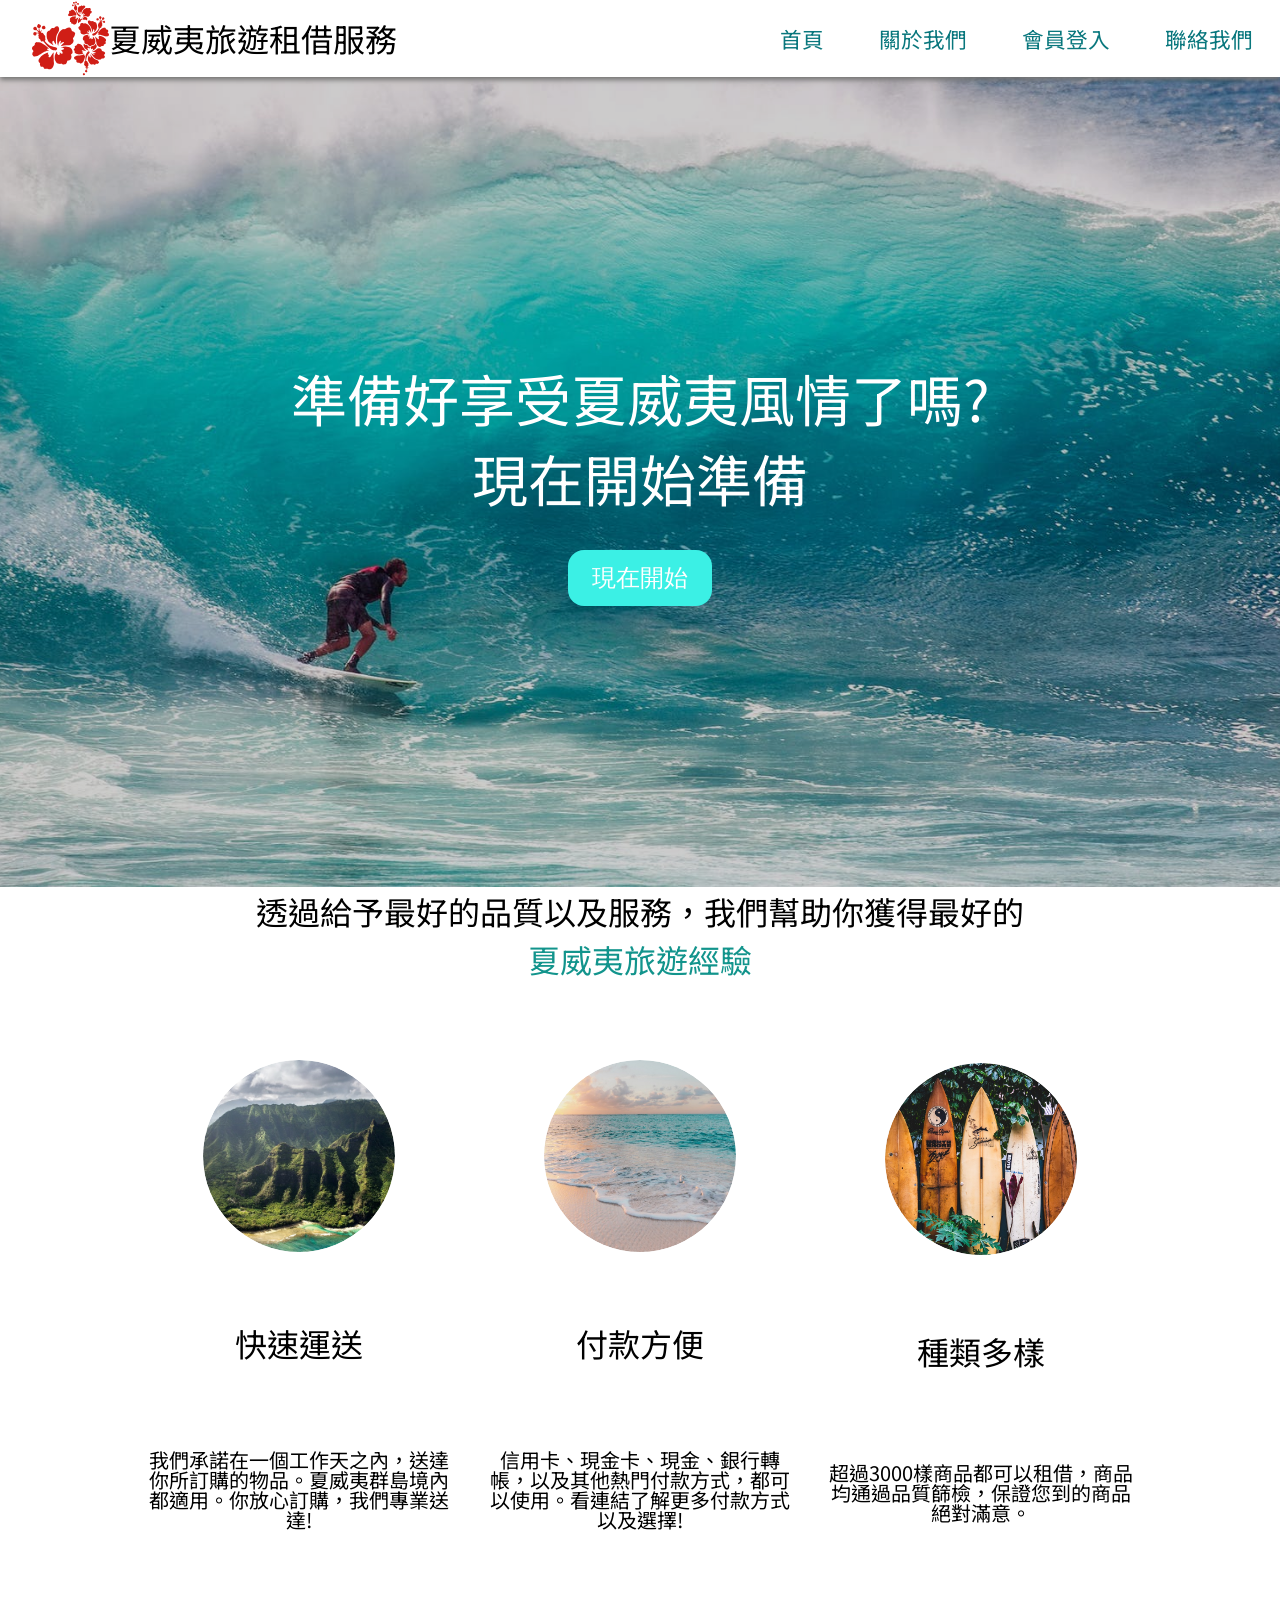
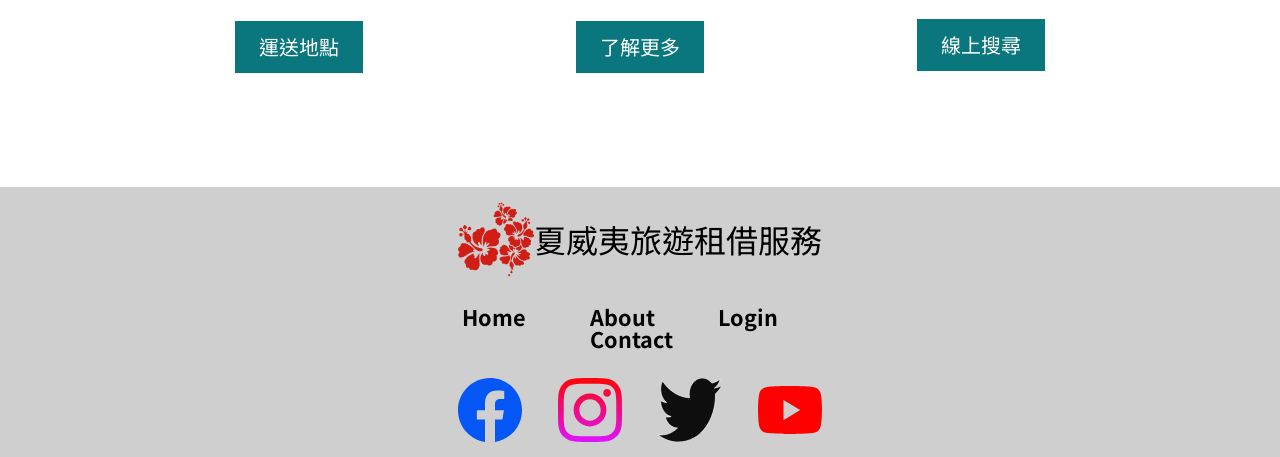
<file: index.html>
<!DOCTYPE html>
<html lang="zh">
<head>
    <meta charset="UTF-8">
    <meta name="viewport" content="width=device-width, initial-scale=1.0">
    <title>夏威夷旅遊租借服務 | 夏威夷最方便快速的旅遊出租服務網站</title>
    <link rel="stylesheet" href="./styles/style.css">

    <link rel="preconnect" href="https://fonts.googleapis.com">
    <link rel="preconnect" href="https://fonts.gstatic.com" crossorigin>
    <link href="https://fonts.googleapis.com/css2?family=Noto+Sans+TC:wght@100..900&display=swap" rel="stylesheet">
</head>
<body>
   <div id="content">
        <header>
            <div class="logo">
                <img src="./Icons/black logo.svg" alt="Logo">
                <h1>夏威夷旅遊租借服務</h1>
            </div>

            <nav>
                <ul>
                    <li><a href="#">首頁</a></li>
                    <li><a href="#">關於我們</a></li>
                    <li><a href="#">會員登入</a></li>
                    <li><a href="#">聯絡我們</a></li>
                </ul>
            </nav>
        </header>
        
        <main>
            <section class="backImage">
                <div class="filter"></div>
                <h3>
                    準備好享受夏威夷風情了嗎?<br>
                    現在開始準備
                </h3>
                <button class="start">現在開始</button>
            </section>

            <section class="second">
                <h2>
                    透過給予最好的品質以及服務，我們幫助你獲得最好的 <br>
                    <span style="color: #12948c">夏威夷旅遊經驗</span>
                </h2>

                <section class="cards">
                    <div class="card">
                        <div class="image-container">
                            <img src="./Pictures/braden-jarvis-prSogOoFmkw-unsplash.jpg">
                        </div>                        
                        <h4>快速運送</h4>
                        <p>
                            我們承諾在一個工作天之內，送達你所訂購的物品。夏威夷群島境內都適用。你放心訂購，我們專業送達!
                        </p>
                        <a href="#">運送地點</a>
                    </div>
                    <div class="card">
                        <div class="image-container">
                            <img src="./Pictures/sean-o-KMn4VEeEPR8-unsplash.jpg">
                        </div>                        
                        <h4>付款方便</h4>
                        <p>
                            信用卡、現金卡、現金、銀行轉帳，以及其他熱門付款方式，都可以使用。看連結了解更多付款方式以及選擇!
                        </p>
                        <a href="#">了解更多</a>
                    </div>
                    <div class="card">
                        <div class="image-container">
                            <img src="./Pictures/tatonomusic-FFCgotROOTY-unsplash.jpg">
                        </div>                        
                        <h4>種類多樣</h4>
                        <p>
                            超過3000樣商品都可以租借，商品均通過品質篩檢，保證您到的商品絕對滿意。
                        </p>
                        <a href="#">線上搜尋</a>
                    </div>
                </section>
            </section>
        </main>

        <footer>
            <div class="logo">
                <img src="./Icons/black logo.svg" alt="Logo">
                <h1>夏威夷旅遊租借服務</h1>
            </div>

            <nav>
                <ul>
                    <li><a href="#">Home</a></li>
                    <li><a href="#">About</a></li>
                    <li><a href="#">Login</a></li>
                    <li><a href="#">Contact</a></li>
                </ul>
            </nav>

            <section class="links">
                <a href="#"><img src="./Icons/facebook.svg" alt="Facebook"></a>
                <a href="#"><img src="./Icons/instagram.svg" alt="Instagram"></a>
                <a href="#"><img src="./Icons/twitter.svg" alt="Twitter"></a>
                <a href="#"><img src="./Icons/youtube.svg" alt="Youtube"></a>
            </section>
        </footer>
   </div>   
</body>
</html>
</file>
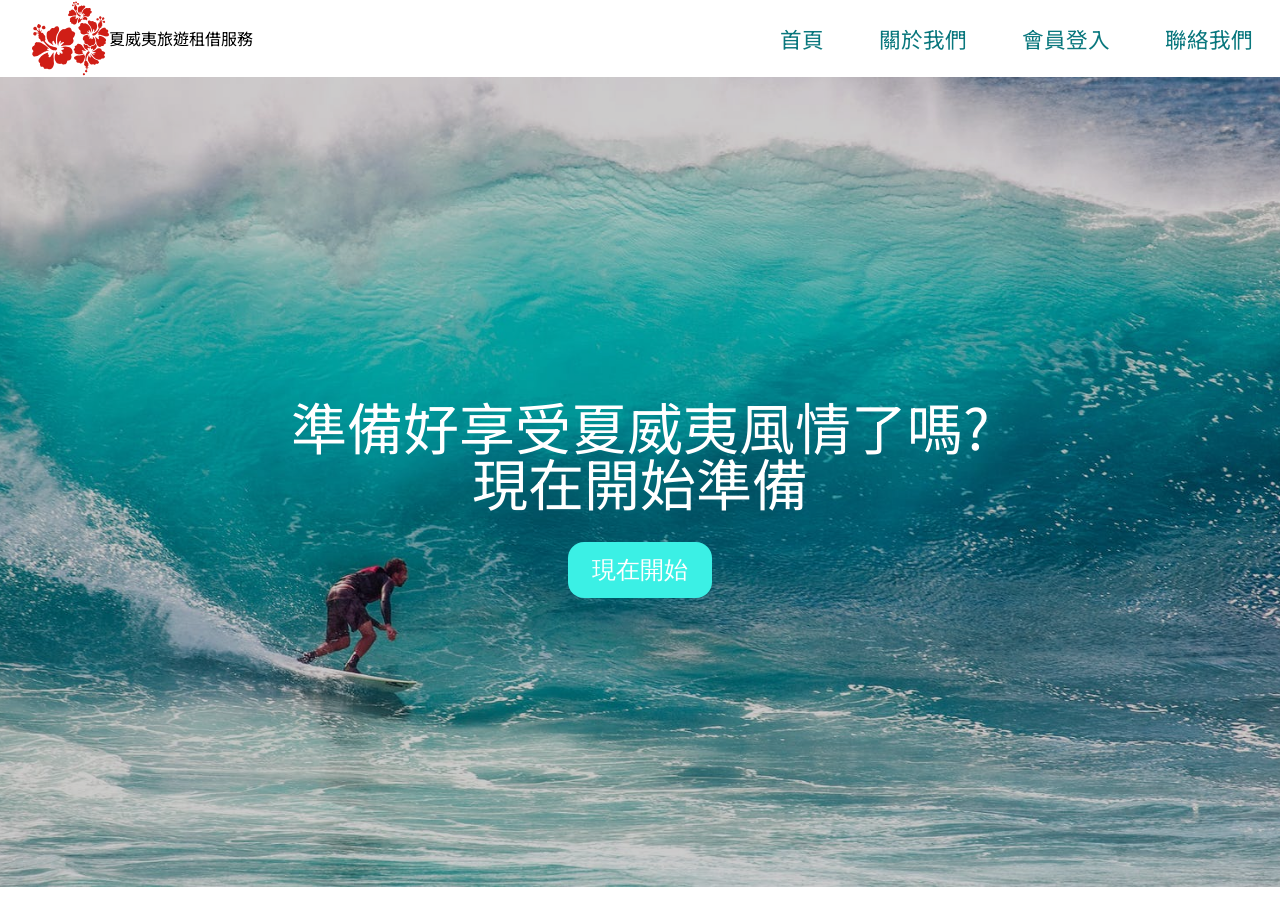
<file: index - 20240409.html>
<!DOCTYPE html>
<html lang="zh">
    <head>
        <meta charset="UTF-8">
        <meta name="viewport" content="width=device-width, initial-scale=1.0">
        <title>夏威夷旅遊租借服務 | 夏威夷最方便快速的旅遊出租服務網站</title>
        <meta name="description" content="我們提供夏威夷旅遊租借服務，例如: 衝浪板 車子 帳篷等等。">
        <meta name="robots" content="index, follow">
        <!--Google font setting-->
        <link rel="preconnect" href="https://fonts.gstatic.com">
        <link href="https://fonts.googleapis.com/css2?family=Noto+Sans+TC&display=swap" rel="stylesheet">
        <link rel="stylesheet" href="./styles/style- 20240409.css">
      </head>
<body>
    <!--header-->
    <header>
        <div class="logo">
          <img src="./Icons/black logo.svg" alt="Logo" />
          <h1>夏威夷旅遊租借服務</h1>
        </div>
  
        <nav>
          <ul>
            <li><a href="#">首頁</a></li>
            <li><a href="#">關於我們</a></li>
            <li><a href="#">會員登入</a></li>
            <li><a href="#">聯絡我們</a></li>
          </ul>
        </nav>
    </header>

    <main>        
        <section class="backImage">
            <div class="filter"></div>
            <h3>
                準備好享受夏威夷風情了嗎?<br/>
                現在開始準備
            </h3>
            <button class="start">現在開始</button>
        </section>
        
    </main>
</body>
</html>
</file>
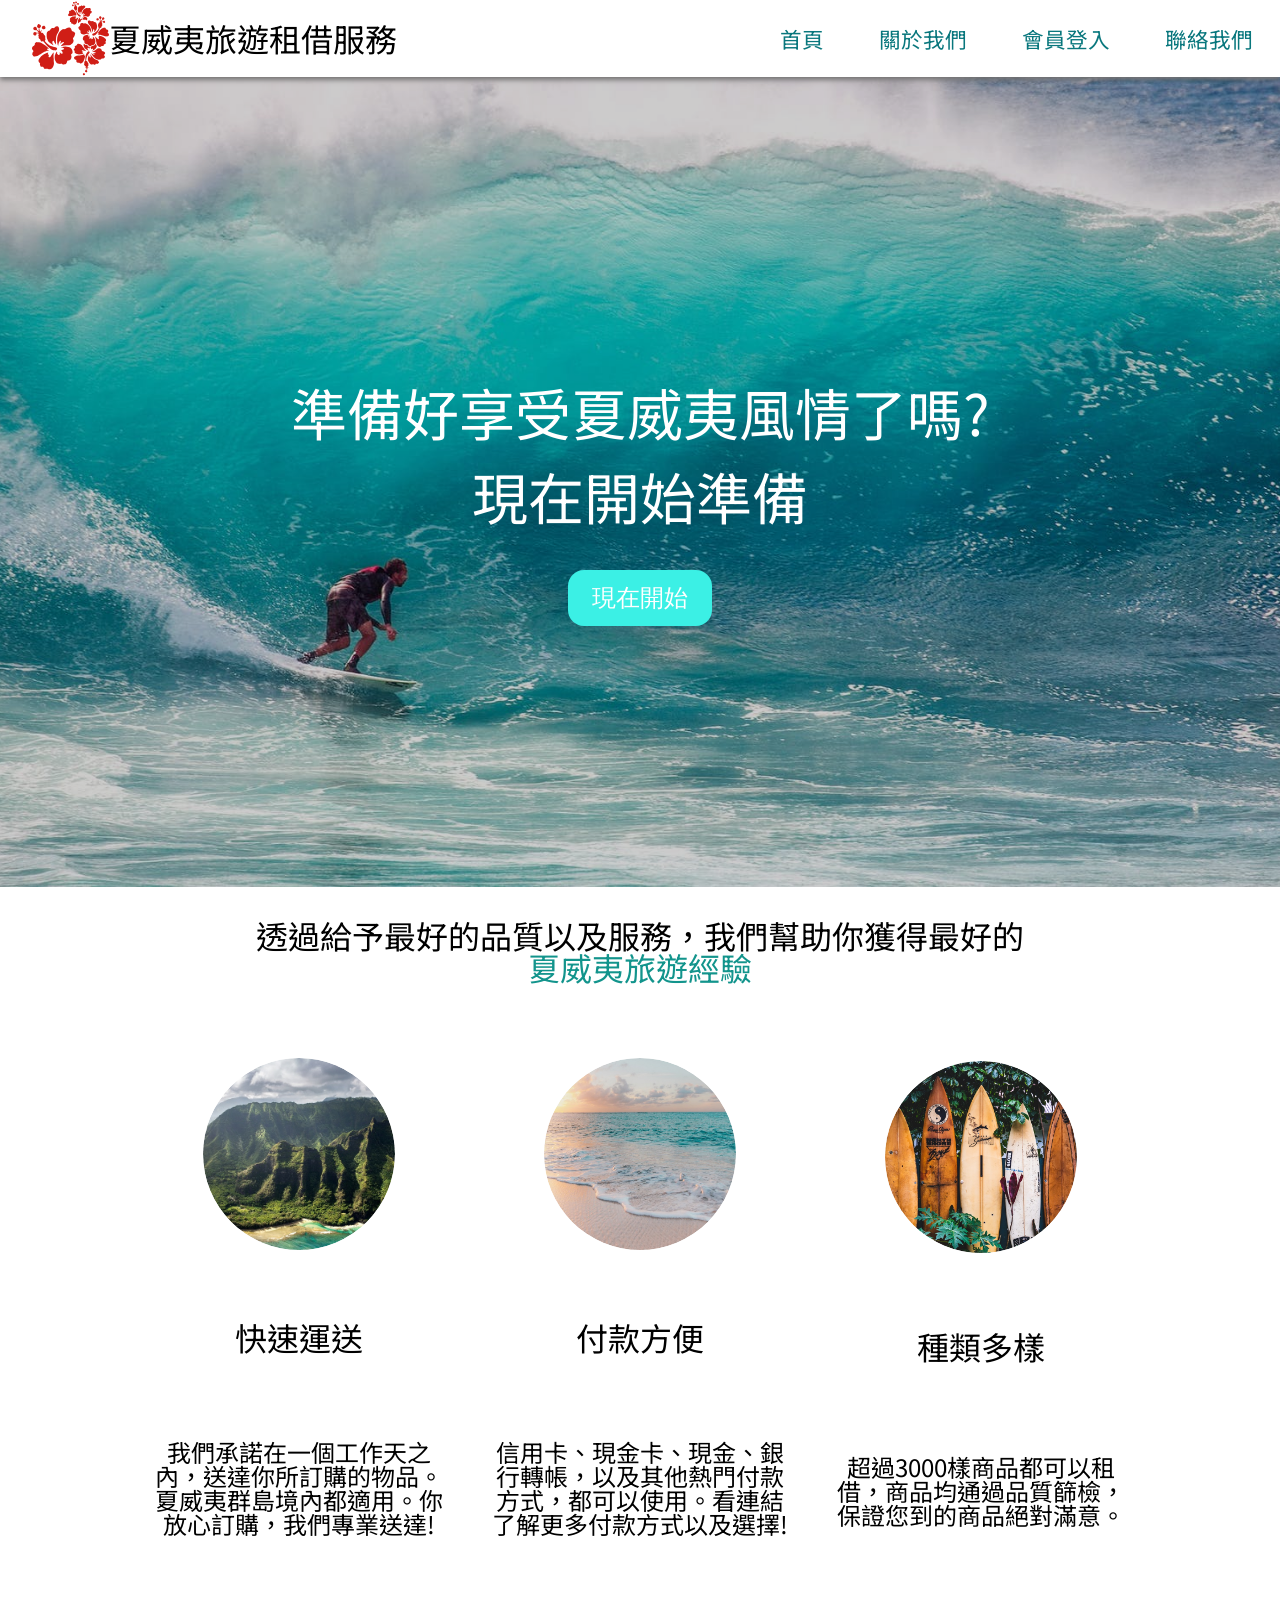
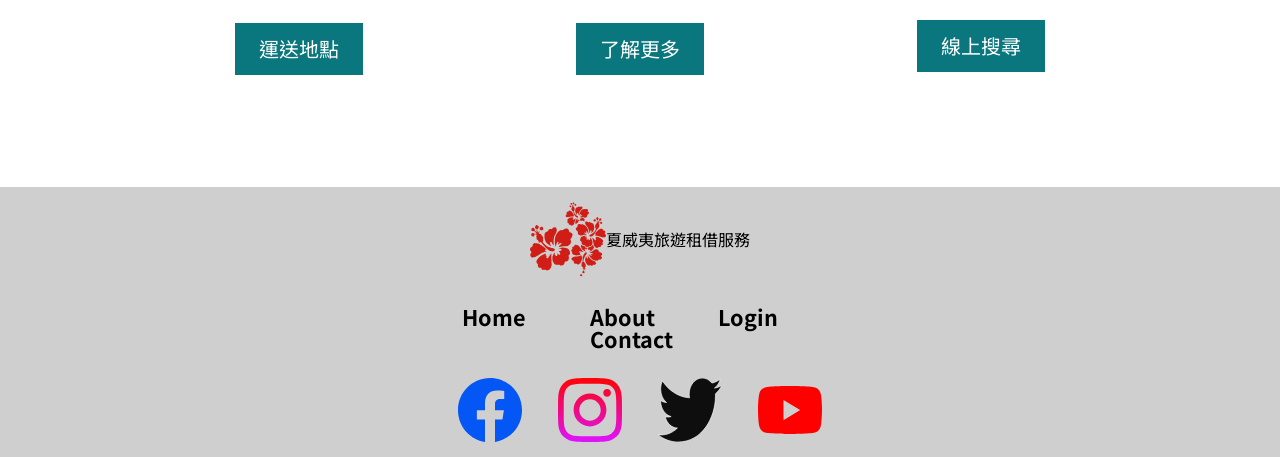
<file: index - 20240410.html>
<!DOCTYPE html>
<html lang="zh">
    <head>
        <meta charset="UTF-8">
        <meta name="viewport" content="width=device-width, initial-scale=1.0">
        <title>夏威夷旅遊租借服務 | 夏威夷最方便快速的旅遊出租服務網站</title>
        <meta name="description" content="我們提供夏威夷旅遊租借服務，例如: 衝浪板 車子 帳篷等等。">
        <meta name="robots" content="index, follow">
        <!--Google font setting-->
        <link rel="preconnect" href="https://fonts.gstatic.com">
        <link href="https://fonts.googleapis.com/css2?family=Noto+Sans+TC&display=swap" rel="stylesheet">
        <link rel="stylesheet" href="./styles/style- 20240410.css">
      </head>
<body>
    <!--header-->
    <header>
        <div class="logo">
          <img src="./Icons/black logo.svg" alt="Logo">
          <h1>夏威夷旅遊租借服務</h1>
        </div>
  
        <nav>
          <ul>
            <li><a href="#">首頁</a></li>
            <li><a href="#">關於我們</a></li>
            <li><a href="#">會員登入</a></li>
            <li><a href="#">聯絡我們</a></li>
          </ul>
        </nav>
    </header>

    <main>
		<!--image part of the first page-->              
        <section class="backImage">
            <div class="filter"></div>
            <h3>
                準備好享受夏威夷風情了嗎?<br/>
                現在開始準備
            </h3>
            <button class="start">現在開始</button>
        </section>

		<!--second page-->
		<section class="second">
			<h2>
			  透過給予最好的品質以及服務，我們幫助你獲得最好的 <br>
			  <span style="color: #12948c">夏威夷旅遊經驗</span>
			</h2>
	
			<section class="cards">
			  <div class="card">
				<div class="image-container">
					<img src="./Pictures/braden-jarvis-prSogOoFmkw-unsplash.jpg" alt="picture">
				</div>				
				<h4>快速運送</h4>
				<p>
				  我們承諾在一個工作天之內，送達你所訂購的物品。夏威夷群島境內都適用。你放心訂購，我們專業送達!
				</p>
				<a href="#">運送地點</a>
			  </div>
			  <div class="card">
				<div class="image-container">
					<img src="./Pictures/sean-o-KMn4VEeEPR8-unsplash.jpg" alt="picture">
				</div>				
				<h4>付款方便</h4>
				<p>
				  信用卡、現金卡、現金、銀行轉帳，以及其他熱門付款方式，都可以使用。看連結了解更多付款方式以及選擇!
				</p>
				<a href="#">了解更多</a>
			  </div>
			  <div class="card">
				<div class="image-container">
					<img src="./Pictures/tatonomusic-FFCgotROOTY-unsplash.jpg" alt="picture">
				</div>				
				<h4>種類多樣</h4>
				<p>
				  超過3000樣商品都可以租借，商品均通過品質篩檢，保證您到的商品絕對滿意。
				</p>
				<a href="#">線上搜尋</a>
			  </div>
			</section>
		  </section>        
    </main>

	<!--footer-->
    <footer>
        <div class="logo">
          <img src="./Icons/black logo.svg" alt="Logo">
          <h1>夏威夷旅遊租借服務</h1>
        </div>
  
        <nav>
          <ul>
            <li><a href="#">Home</a></li>
            <li><a href="#">About</a></li>
            <li><a href="#">Login</a></li>
            <li><a href="#">Contact</a></li>
          </ul>
        </nav>

		<section class="links">
			<a href="#"><img src="./Icons/facebook.svg" alt="facebook"></a>
			<a href="#"><img src="./Icons/instagram.svg" alt="instagram"></a>
			<a href="#"><img src="./Icons/twitter.svg" alt="twitter"></a>
			<a href="#"><img src="./Icons/youtube.svg" alt="youtube"></a>
		</section>
    </footer>
</body>
</html>
</file>
<file: styles/style.css>
/* http://meyerweb.com/eric/tools/css/reset/ 
   v2.0 | 20110126
   License: none (public domain)
*/
html, body, div, span, applet, object, iframe,
h1, h2, h3, h4, h5, h6, p, blockquote, pre,
a, abbr, acronym, address, big, cite, code,
del, dfn, em, img, ins, kbd, q, s, samp,
small, strike, strong, sub, sup, tt, var,
b, u, i, center,
dl, dt, dd, ol, ul, li,
fieldset, form, label, legend,
table, caption, tbody, tfoot, thead, tr, th, td,
article, aside, canvas, details, embed,
figure, figcaption, footer, header, hgroup,
menu, nav, output, ruby, section, summary,
time, mark, audio, video {
  margin: 0;
  padding: 0;
  border: 0;
  font-size: 100%;
  font: inherit;
  vertical-align: baseline;
  font-family: "Noto Sans TC", sans-serif;
  font-optical-sizing: auto;
}

/* HTML5 display-role reset for older browsers */
article, aside, details, figcaption, figure,
footer, header, hgroup, menu, nav, section {
  display: block;
}

body {
  line-height: 1;
}

ol, ul {
  list-style: none;
}

blockquote, q {
  quotes: none;
}

blockquote:before, blockquote:after,
q:before, q:after {
  content: "";
  content: none;
}

table {
  border-collapse: collapse;
  border-spacing: 0;
}

div#content header {
  display: flex;
  flex-wrap: wrap;
  align-items: center;
  position: sticky;
  top: 0;
  z-index: 1;
  background-color: #fff;
  box-shadow: 0px 3px 5px #757574;
}
div#content header div.logo {
  display: flex;
  align-items: center;
  margin-left: 2rem;
  flex: 5 1 400px;
}
div#content header div.logo img {
  width: 6vw;
  height: 6vw;
}
div#content header div.logo h1 {
  font-size: 2rem;
}
div#content header nav {
  flex: 2 1 400px;
}
div#content header nav ul {
  display: flex;
  justify-content: space-around;
}
div#content header nav ul li a {
  color: #09777d;
  text-decoration: none;
  font-size: 1.35rem;
}
div#content main section.backImage {
  background-image: url(../Pictures/pexels-photo-416676.jpeg);
  min-height: 90vh;
  width: 100%;
  background-size: cover;
  background-position: center;
  position: relative;
  z-index: 0;
  display: flex;
  justify-content: center;
  align-items: center;
  flex-direction: column;
  text-align: center;
}
div#content main section.backImage h3 {
  font-size: 3.5rem;
  color: white;
  line-height: 5rem;
}
div#content main section.backImage button.start {
  background-color: #3bf0e5;
  padding: 0.75rem 1.5rem;
  font-size: 1.5rem;
  color: white;
  border: none;
  border-radius: 1rem;
  cursor: pointer;
  margin-top: 2rem;
}
div#content main section.backImage div.filter {
  background-color: rgba(0, 0, 0, 0.2);
  width: 100%;
  min-height: 90vh;
  position: absolute;
  top: 0;
  z-index: -1;
}
div#content main section.second {
  min-height: 100vh;
  display: flex;
  flex-direction: column;
  align-items: center;
  text-align: center;
}
div#content main section.second h2 {
  font-size: 2rem;
  margin-bottom: 2rem;
  line-height: 3rem;
}
div#content main section.second section.cards {
  display: flex;
  width: 80%;
  min-height: 80vh;
  flex-wrap: wrap;
}
div#content main section.second section.cards div.card {
  flex: 1 1 300px;
  display: flex;
  flex-direction: column;
  align-items: center;
  justify-content: space-around;
  padding: 1rem;
}
div#content main section.second section.cards div.card div.image-container {
  width: 15vw;
  height: 15vw;
  border-radius: 50%;
  overflow: hidden;
}
div#content main section.second section.cards div.card div.image-container img {
  width: 15vw;
  height: 15vw;
  border-radius: 50%;
  transition: all 0.2s;
}
div#content main section.second section.cards div.card div.image-container img:hover {
  transform: scale(1.2);
}
div#content main section.second section.cards div.card h4 {
  font-size: 2rem;
  margin: 1rem 0;
}
div#content main section.second section.cards div.card p {
  font-size: 1.25rem;
  margin: 1rem 0;
}
div#content main section.second section.cards div.card a {
  color: white;
  background-color: #09777d;
  padding: 1rem 1.5rem;
  font-size: 1.25rem;
  text-decoration: none;
  margin: 1rem 0;
}
div#content footer {
  display: flex;
  flex-direction: column;
  align-items: center;
  min-height: 30vh;
  justify-content: space-around;
  background-color: rgb(207, 207, 207);
}
div#content footer div.logo {
  display: flex;
  align-items: center;
}
div#content footer div.logo img {
  width: 6vw;
  height: 6vw;
}
div#content footer div.logo h1 {
  font-size: 2rem;
}
div#content footer nav {
  width: 30%;
}
div#content footer nav ul {
  display: flex;
  width: 100%;
  justify-content: space-around;
  flex-wrap: wrap;
}
div#content footer nav ul li {
  flex-basis: 100px;
}
div#content footer nav ul li a {
  color: black;
  text-decoration: none;
  font-size: 1.35rem;
  font-weight: bolder;
}
div#content footer section.links a {
  margin: 0 1rem;
}
div#content footer section.links a img {
  width: 5vw;
  height: 5vw;
}

@media (max-width: 550px) {
  div#content header div.logo {
    margin-left: 1rem;
  }
  div#content header div.logo img {
    width: 15vw;
    height: 15vw;
  }
  div#content footer div.logo img {
    width: 15vw;
    height: 15vw;
  }
  div#content footer section.links {
    margin-top: 1rem;
  }
  div#content footer section.links a img {
    width: 10vw;
    height: 10vw;
  }
}
@media (max-width: 700px) {
  div#content main section.second section.cards div.card img {
    width: 40vw;
    height: 40vw;
  }
}
/* width */
::-webkit-scrollbar {
  width: 16px;
}

/* Track */
::-webkit-scrollbar-track {
  background: #f1f1f1;
}

/* Handle */
::-webkit-scrollbar-thumb {
  background: #09777d;
}

/* Handle on hover */
::-webkit-scrollbar-thumb:hover {
  background: #09777d;
}/*# sourceMappingURL=style.css.map */
</file>
<file: styles/style- 20240409.css>
/* http://meyerweb.com/eric/tools/css/reset/ 
   v2.0 | 20110126
   License: none (public domain)
*/
html, body, div, span, applet, object, iframe,
h1, h2, h3, h4, h5, h6, p, blockquote, pre,
a, abbr, acronym, address, big, cite, code,
del, dfn, em, img, ins, kbd, q, s, samp,
small, strike, strong, sub, sup, tt, var,
b, u, i, center,
dl, dt, dd, ol, ul, li,
fieldset, form, label, legend,
table, caption, tbody, tfoot, thead, tr, th, td,
article, aside, canvas, details, embed,
figure, figcaption, footer, header, hgroup,
menu, nav, output, ruby, section, summary,
time, mark, audio, video {
  margin: 0;
  padding: 0;
  border: 0;
  font-size: 100%;
  font: inherit;
  vertical-align: baseline;
  font-family: "Noto Sans Tc", sans-serif;
}

/* HTML5 display-role reset for older browsers */
article, aside, details, figcaption, figure,
footer, header, hgroup, menu, nav, section {
  display: block;
}

body {
  line-height: 1;
}

ol, ul {
  list-style: none;
}

blockquote, q {
  quotes: none;
}

blockquote:before, blockquote:after,
q:before, q:after {
  content: "";
  content: none;
}

table {
  border-collapse: collapse;
  border-spacing: 0;
}

header {
  display: flex;
  align-items: center;
  flex-wrap: wrap;
}
header div.logo {
  display: flex;
  align-items: center;
  flex: 5 1 400px;
  margin-left: 2rem;
}
header div.logo img {
  width: 6vw;
  height: 6vw;
}
header nav {
  flex-grow: 2;
  flex-shrink: 1;
  flex-basis: 400px;
}
header nav ul {
  display: flex;
  justify-content: space-around;
}
header nav ul li a {
  color: #09777d;
  text-decoration: none;
  font-size: 1.35rem;
}

main section.backImage {
  min-height: 90vh;
  width: 100%;
  background-image: url(../Pictures/pexels-photo-416676.jpeg);
  background-size: cover;
  background-position: center;
  position: relative;
  z-index: 0;
  display: flex;
  justify-content: center;
  align-items: center;
  flex-direction: column;
  text-align: center;
}
main section.backImage div.filter {
  background-color: rgba(0, 0, 0, 0.2);
  width: 100%;
  min-height: 90vh;
  position: absolute;
  top: 0;
  z-index: -1;
}
main section.backImage h3 {
  font-size: 3.5rem;
  color: white;
  padding: 2rem 0;
}
main section.backImage button.start {
  background-color: #3bf0e5;
  color: white;
  border: none;
  border-radius: 1rem;
  padding: 0.75rem 1.5rem;
  font-size: 1.5rem;
  cursor: pointer;
}

@media (max-width: 550px) {
  header div.logo {
    margin-left: 0.5rem;
  }
  header div.logo img {
    width: 15vw;
    height: 15vw;
  }
}/*# sourceMappingURL=style- 20240409.css.map */
</file>
<file: styles/style- 20240410.css>
/* http://meyerweb.com/eric/tools/css/reset/ 
   v2.0 | 20110126
   License: none (public domain)
*/
html, body, div, span, applet, object, iframe,
h1, h2, h3, h4, h5, h6, p, blockquote, pre,
a, abbr, acronym, address, big, cite, code,
del, dfn, em, img, ins, kbd, q, s, samp,
small, strike, strong, sub, sup, tt, var,
b, u, i, center,
dl, dt, dd, ol, ul, li,
fieldset, form, label, legend,
table, caption, tbody, tfoot, thead, tr, th, td,
article, aside, canvas, details, embed,
figure, figcaption, footer, header, hgroup,
menu, nav, output, ruby, section, summary,
time, mark, audio, video {
  margin: 0;
  padding: 0;
  border: 0;
  font-size: 100%;
  font: inherit;
  vertical-align: baseline;
  font-family: "Noto Sans Tc", sans-serif;
}

/* HTML5 display-role reset for older browsers */
article, aside, details, figcaption, figure,
footer, header, hgroup, menu, nav, section {
  display: block;
}

body {
  line-height: 1;
}

ol, ul {
  list-style: none;
}

blockquote, q {
  quotes: none;
}

blockquote:before, blockquote:after,
q:before, q:after {
  content: "";
  content: none;
}

table {
  border-collapse: collapse;
  border-spacing: 0;
}

header {
  display: flex;
  align-items: center;
  flex-wrap: wrap;
  position: sticky;
  top: 0;
  z-index: 1;
  background-color: white;
  box-shadow: 0 3px 5px #757474;
}
header div.logo {
  display: flex;
  align-items: center;
  flex: 5 1 400px;
  margin-left: 2rem;
}
header div.logo img {
  width: 6vw;
  height: 6vw;
}
header div.logo h1 {
  font-size: 2rem;
}
header nav {
  flex-grow: 2;
  flex-shrink: 1;
  flex-basis: 400px;
}
header nav ul {
  display: flex;
  justify-content: space-around;
}
header nav ul li a {
  color: #09777d;
  text-decoration: none;
  font-size: 1.35rem;
}

main section.backImage {
  min-height: 90vh;
  width: 100%;
  background-image: url(../Pictures/pexels-photo-416676.jpeg);
  background-size: cover;
  background-position: center;
  position: relative;
  z-index: 0;
  display: flex;
  justify-content: center;
  align-items: center;
  flex-direction: column;
  text-align: center;
}
main section.backImage div.filter {
  background-color: rgba(0, 0, 0, 0.2);
  width: 100%;
  min-height: 90vh;
  position: absolute;
  top: 0;
  z-index: -1;
}
main section.backImage h3 {
  font-size: 3.5rem;
  color: white;
  padding: 2rem 0;
  line-height: 1.5;
}
main section.backImage button.start {
  background-color: #3bf0e5;
  color: white;
  border: none;
  border-radius: 1rem;
  padding: 0.75rem 1.5rem;
  font-size: 1.5rem;
  cursor: pointer;
}
main section.second {
  min-height: 100vh;
  display: flex;
  flex-direction: column;
  align-items: center;
  text-align: center;
}
main section.second h2 {
  font-size: 2rem;
  margin: 2rem 0;
}
main section.second section.cards {
  display: flex;
  width: 80%;
  min-height: 80vh;
  flex-wrap: wrap;
}
main section.second section.cards div.card {
  display: flex;
  flex-direction: column;
  align-items: center;
  padding: 1rem;
  flex: 1 1 300px;
  justify-content: space-around;
}
main section.second section.cards div.card div.image-container {
  overflow: hidden;
  width: 15vw;
  height: 15vw;
  border-radius: 50%;
}
main section.second section.cards div.card div.image-container img {
  width: 15vw;
  height: 15vw;
  border-radius: 50%;
  transition: all 0.3s;
}
main section.second section.cards div.card div.image-container img:hover {
  transform: scale(1.2);
}
main section.second section.cards div.card h4 {
  font-size: 2rem;
  margin: 1rem 0;
}
main section.second section.cards div.card p {
  font-size: 1.5rem;
  margin: 1rem 0;
}
main section.second section.cards div.card a {
  text-decoration: none;
  padding: 1rem 1.5rem;
  background-color: #09777d;
  color: white;
  font-size: 1.25rem;
  margin: 1rem 0;
}

footer {
  display: flex;
  flex-direction: column;
  align-items: center;
  min-height: 30vh;
  justify-content: space-around;
  background-color: rgb(207, 207, 207);
}
footer div.logo {
  display: flex;
  align-items: center;
}
footer div.logo img {
  width: 6vw;
  height: 6vw;
}
footer nav {
  width: 30%;
}
footer nav ul {
  display: flex;
  justify-content: space-around;
  width: 100%;
  flex-wrap: wrap;
}
footer nav ul li {
  flex-basis: 100px;
}
footer nav ul li a {
  color: black;
  text-decoration: none;
  font-size: 1.35rem;
  font-weight: bold;
}
footer section.links a {
  margin: 0 1rem;
}
footer section.links a img {
  width: 5vw;
  height: 5vw;
}

@media (max-width: 550px) {
  header div.logo {
    margin-left: 0.5rem;
  }
  header div.logo img {
    width: 15vw;
    height: 15vw;
  }
  footer div.logo img {
    height: 15vw;
    width: 15vw;
  }
  footer section.links a img {
    width: 10vw;
    height: 10vw;
  }
}
@media (max-width: 700px) {
  main section.second section.cards div.card img {
    height: 40vw;
    width: 40vw;
  }
}
/* width */
::-webkit-scrollbar {
  width: 16px;
}

/* Track */
::-webkit-scrollbar-track {
  background: #f1f1f1;
}

/* Handle */
::-webkit-scrollbar-thumb {
  background: #09777d;
}/*# sourceMappingURL=style- 20240410.css.map */
</file>
